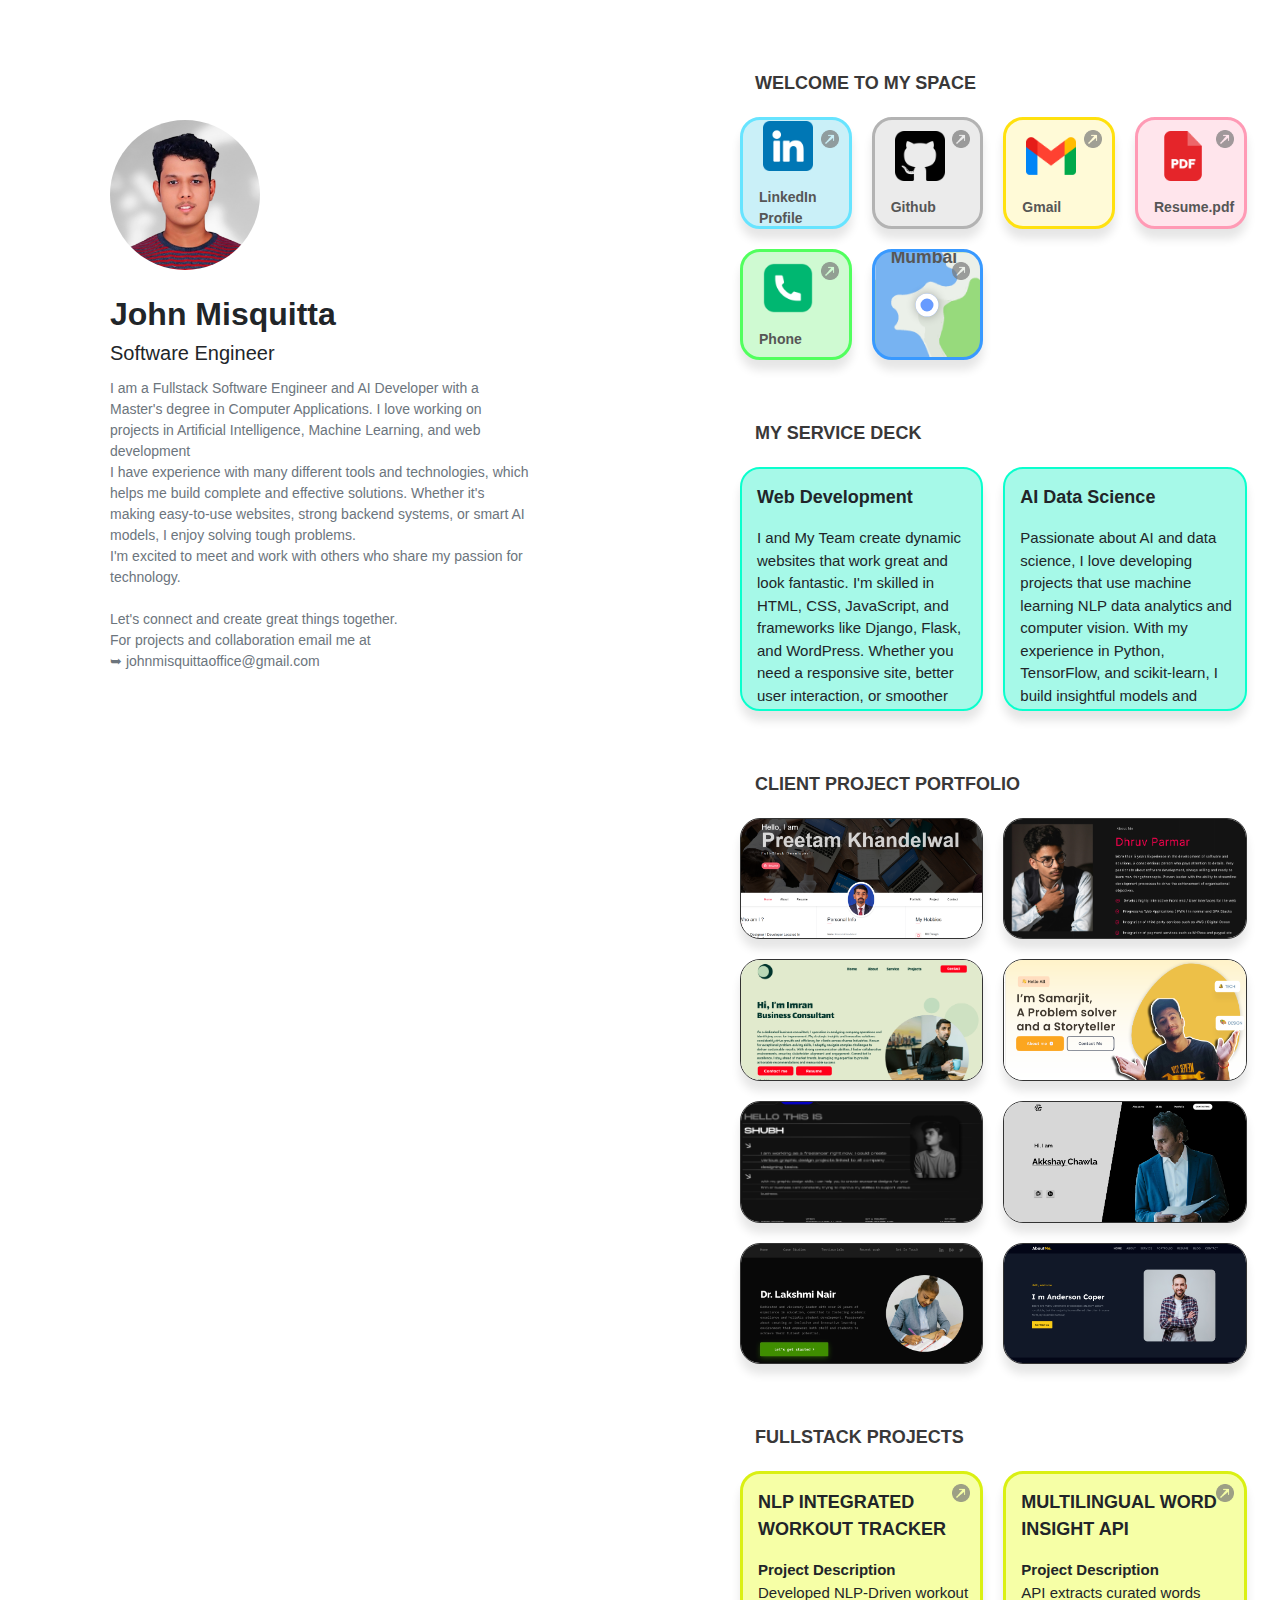
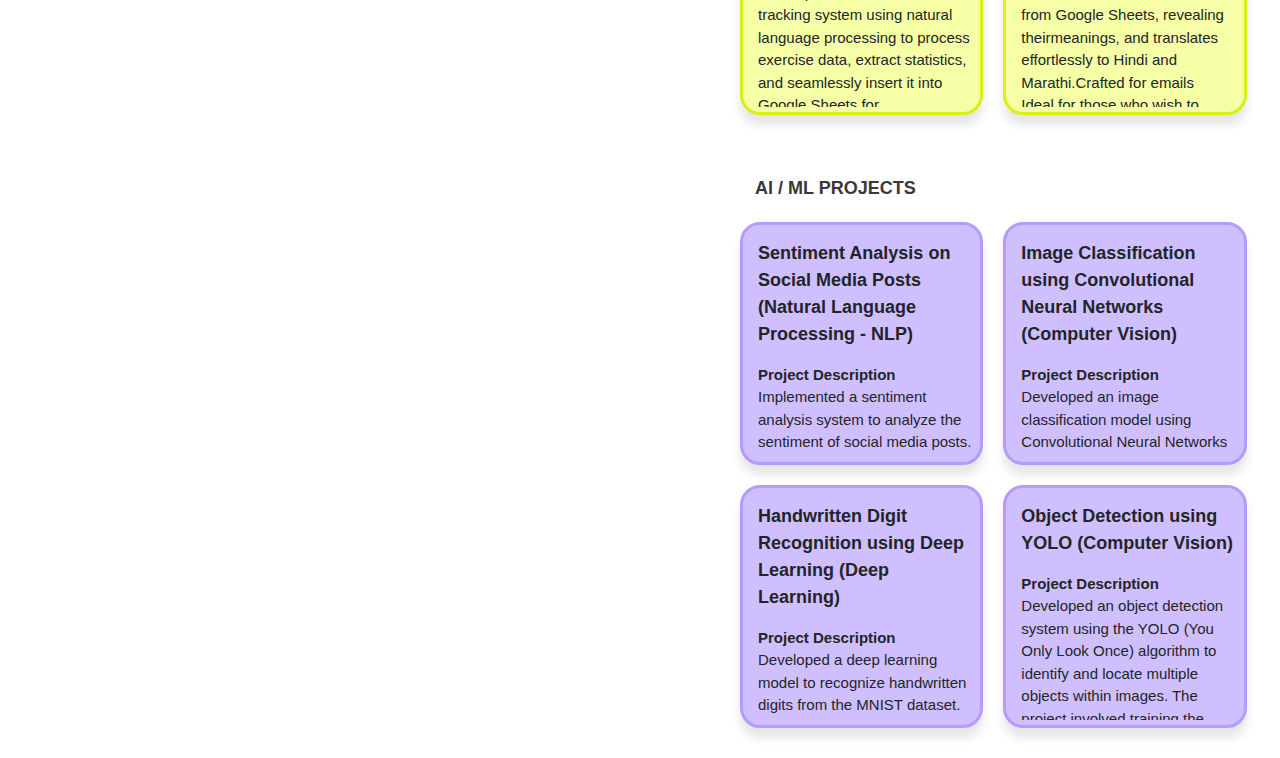
<file: index.html>
<!DOCTYPE html>
<html lang="en">
<head>
    <meta charset="UTF-8">
    <meta name="viewport" content="width=device-width, initial-scale=1.0">
    <title>Combined Layout</title>
    <link rel="stylesheet" href="https://stackpath.bootstrapcdn.com/bootstrap/4.5.2/css/bootstrap.min.css">
    <style>
    body {
           /* font-family: Arial, sans-serif; */
           font-family: "Inter", sans-serif;
           font-size: 0.875rem;

           margin: 0;
           background: #ffffff;
       }

       .left-partition {
         position: fixed;
         top: 0;
         left: 0;
         height: 100vh; /* Full height of the viewport */
         width: 100vh; /* Adjust width as necessary */
         /* margin-left: 10px; */
         padding: 120px 0px 0px 110px;
         background-color: #ffffff;
         display: flex;
         flex-direction: column;
         /* align-items: center; */
         /* justify-content: center; */
         /* text-align: center; */
     }

       /* .left-partition {
    position: fixed;
    top: 0;
    width: 100%;
    height: auto;
    background-color: #f8f9fa;
    display: flex;
    flex-direction: column;
    align-items: center;
    justify-content: center;
    text-align: center;
    padding: 20px;
    z-index: 1000;
} */

       .right-partition {
         margin-left: 620px;
           height: 100%;
           padding: 20px;
           padding-right: 110px;
           padding-left: 110px;
           background-color: #ffffff;
       }

       .profile-photo {
           width: 150px;
           height: 150px;
           border-radius: 50%;
           object-fit: cover;
           margin-bottom: 20px;
       }

       .name {
           font-weight: bold;
           font-size: 2rem;
       }

       .designation {
           font-size: 1.25rem;
           margin-bottom: 10px;
       }

       .description {
           font-size: 0.875rem;
           color: #6c757d;
       }

       .wrapper_1 {
           display: grid;
           grid-template-columns: repeat(4, 1fr);
           grid-template-rows: repeat(1, 1fr);

           grid-gap: 20px;
           padding: 10px;
       }
       .wrapper_1 > * {
            aspect-ratio: 1 / 1;
            background-color: lightblue;
            display: flex;
            /* align-items: center; */
            justify-content: center;
        }

        .wrapper_2 {
            display: grid;
            grid-template-columns: repeat(4, 1fr);
            grid-template-rows: repeat(2, 1fr);

            grid-gap: 20px;
            padding: 10px;
        }
        .wrapper_2 > * {
             aspect-ratio: 2 / 2;
             background-color: lightblue;
             display: flex;
             /* align-items: center; */
             justify-content: center;
         }


         .wrapper_3 {
             display: grid;
             grid-template-columns: repeat(4, 1fr);
             grid-template-rows: repeat(1, 1fr);

             grid-gap: 20px;
             padding: 10px;
         }
         .wrapper_3 > * {
              aspect-ratio: 2 / 1;
              background-color: lightblue;
              display: flex;
              /* align-items: center; */
              justify-content: center;
          }

       .container {
           background-color: #fff;
           border: 2px solid #333;
           border-radius: 20px;
           box-shadow: 0 10px 10px rgba(0, 0, 0, 0.1);
           overflow: hidden;
           display: flex;
           flex-direction: column;
       }
       .container_1 {
          background-color: #fff;
          border: 2px solid #333;
          border-radius: 20px;
          box-shadow: 0 10px 10px rgba(0, 0, 0, 0.1);
          overflow: hidden;
          display: flex;
          flex-direction: column;
          /* align-items: flex-start; */
          padding: 20px;
      }

      .container_1 img {
          margin-top: 20px;
          margin-left: 20px;
      }
      .container_4 {
            position: relative;
            background-color: #ebebeb;
            cursor: pointer;
            width: 300px; /* Adjust the width as needed */
            height: 200px; /* Adjust the height as needed */
            margin: 50px;
            border-radius: 10px; /* Optional: adds rounded corners */
            text-align: center; /* Optional: centers text horizontally */
            display: flex;
            flex-direction: column;
            align-items: center;
            justify-content: center;
            z-index: 0;

        }

        .container_4 img {
          position: absolute;
   top: -50px; /* Adjust the value to move the image up or down */
   left: 50%;
   transform: translateX(-50%);
   width: 100px; /* Adjust the width as needed */
   height: 100px; /* Maintain aspect ratio */
   border-radius: 50%; /* Makes the image circular */
   border: 3px solid white; /* Adds a white border around the image */
   z-index: 1;

        }


      /* .container_1 p {
          margin-top: 20px;
          margin-left: 20px;
      } */

       .content {
           flex-grow: 1;
           overflow-y: auto;
           padding: 10px;
           font-size: 0.875rem
           color: #000;
       }

       .scrollable {
           overflow-y: auto;
           padding-right: 0; /* Adjusted from 15px */
           box-sizing: content-box;
       }

       .scrollable::-webkit-scrollbar {
           width: 0px;
       }

       .scrollable::-webkit-scrollbar-track {
           background: #f1f1f1;
       }

       .scrollable::-webkit-scrollbar-thumb {
           background-color: #888;
           border-radius: 4px;
       }

       .scrollable::-webkit-scrollbar-thumb:hover {
           background: #555;
       }

       .project {

           text-align: center;
           justify-content: center;

           padding: 10px;
           border-top: 2px solid #333;
       }

       .project h3 {
           font-size: 0.875rem;
           color: #000;
           margin: 0;
       }

       .button-container {
           display: flex;
           justify-content: space-around;
           margin-top: 20px;
       }

       .button {
           display: inline-block;
           padding: 10px 20px;
           margin: 10px;
           border: none;
           border-radius: 5px;
           background-color: #4CAF50;
           color: white;
           font-size: 16px;
           cursor: pointer;
           text-decoration: none;
       }

       .grid-item {
           border: 1px solid #333;
           border-radius: 20px;
           box-shadow: 0 10px 10px rgba(0, 0, 0, 0.1);
           overflow: hidden;
           background: #fff;
           display: flex;
           flex-direction: column;
           padding: 0;
           position: relative;
       }

       .grid-item-1x1 {
           grid-column: span 1;
           grid-row: span 1;
           /* padding-top: calc(100% / 1); */
       }

       .grid-item-1x2 {
           grid-column: span 1;
           grid-row: span 2;
           padding-top: calc(100% / 2);
       }

       .grid-item-2x1 {
           grid-column: span 2;
           grid-row: span 1;
           padding-top: calc(100% / 2);
       }

       .grid-item-2x2 {
           grid-column: span 2;
           grid-row: span 2;
           /* padding-top: calc(100% / 2); */
       }

       .container .content {
           flex-grow: 1;
           overflow-y: auto;
       }
       .relative {
  position: relative;
}

.flex {
  display: flex;
}

.h-full {
  height: 100%;
}

.w-full {
  width: 100%;
}

.items-center {
  align-items: center;
}

.justify-center {
  justify-content: center;
}

.rounded-full {
  border-radius: 50%;
}

.bg-white {
  background-color: white;
}

.styles_marker__Mzm27 {
  // Add additional styles if needed
}

.absolute {
  position: absolute;
}

.inset-[3px] {
  top: 3px;
  right: 3px;
  bottom: 3px;
  left: 3px;
}

.inset-[5px] {
  top: 5px;
  right: 5px;
  bottom: 5px;
  left: 5px;
}

.bg-[#679BFF] {
  background-color: #679bff;
}

.styles_marker-border__fxi6v {
  // Add additional styles if needed
}
@keyframes example-animation {
  0% {
    transform: scale(1);
  }
  50% {
    transform: scale(1.1);
  }
  100% {
    transform: scale(1);
  }
}

.relative.flex.h-full.w-full.items-center.justify-center.rounded-full.bg-white.styles_marker__Mzm27 {
  animation: example-animation 2s infinite; /* Example animation */
}


.blue-circle {
  position: absolute;
  top: 50%;
  left: 50%;
  transform: translate(-50%, -50%);
  width: 23px;
  height: 23px;
  border-radius: 50%;
  background-color: rgb(103 155 255 );
}

.white-border {
  position: absolute;
  top: 50%;
  left: 50%;
  transform: translate(-50%, -50%);
  width: 23px;
  height: 23px;
  border-radius: 50%;
  border: 5px solid white;
  box-shadow: 0 0 10px rgba(0, 0, 0, 0.3); /* Shadow for animated circle */

}

.animated-circle {
  position: absolute;
  top: 50%;
  left: 50%;
  transform: translate(-50%, -50%);
  width: 0;
  height: 0;
  border-radius: 50%;
  background-color: rgb(103 155 255 );

  animation: expand 2s ease-in-out infinite;
  opacity: 1; /* Initial opacity set to 0 */

}

@keyframes expand {
  from {
    width: 0;
    height: 0;
    opacity: 1;

  }
  to {
    width: 50px;
    height: 50px;
    opacity: 0.5;

  }
}
   </style>
</head>
<body>
    <div class="container-fluid">
        <div class="row">
            <div class="col-12 col-md-5 left-partition">
                <img src="./profile_pic.png" alt="Profile Photo" class="profile-photo">
                <div class="name">John Misquitta</div>
                <div class="designation">Software Engineer</div>
                <div class="description">I am a Fullstack Software Engineer and AI Developer with a Master's degree in Computer Applications. I love working on projects in Artificial Intelligence, Machine Learning, and web development<br>I have experience with many different tools and technologies, which helps me build complete and effective solutions. Whether it's making easy-to-use websites, strong backend systems, or smart AI models, I enjoy solving tough problems.<br>I'm excited to meet and work with others who share my passion for technology. <br><br>Let's connect and create great things together.</div>
                <div class="description">For projects and collaboration email me at</div>
                <div class="description">➥ johnmisquittaoffice@gmail.com</div>
            </div>
            <div class="col-12 col-md-7 right-partition">

              <p style="font-size: 18px; font-family: sans-serif ; margin-bottom:10px;margin-left:25px;margin-top:50px ; color:#393838"><b>WELCOME TO MY SPACE</b></p>


                <div class="wrapper_1">
                  <div class="container_1 grid-item grid-item-1x1" style="background-color:#caf0f8;border: 3px solid #67e4ff; cursor: pointer;" onclick="window.location.href='https://www.linkedin.com/in/john-misquitta/'">
                    <img src="./linkedin.png" alt="Profile Photo" height="50px" width="50px">
                    <img src="./share_page.png" height="18px" width="18px" style="position: absolute; top: 0; right: 0; margin: 10px; opacity: 0.7;">

                    <p style="margin: 1rem; color:#565656"><b>LinkedIn Profile</b></p>
                  </div>



                  <div class="container_1 grid-item grid-item-1x1" style="background-color:#ebebeb;border: 3px solid #b3b3b3; cursor: pointer;" onclick="window.location.href='https://github.com/johnmisquitta'">
                        <img src="./github.png" alt="Profile Photo" height="50px" width="50px">
                        <img src="./share_page.png" height="18px" width="18px" style="position: absolute; top: 0; right: 0; margin: 10px; opacity: 0.7;">

                        <p style="margin: 1rem; color:#565656 "><b>Github</b></p>
                      </div>
                    <div class="container_1 grid-item grid-item-1x1" style="background-color:#FFFAD7;border: 3px solid #ffe10f; cursor: pointer;" onclick="window.location.href='mailto://johnmisquittaoffice@gmail.com'">
                      <img src="./gmail.png" alt="Profile Photo" height="50px" width="50px">
                      <img src="./share_page.png" height="18px" width="18px" style="position: absolute; top: 0; right: 0; margin: 10px; opacity: 0.7;">

                      <p style="margin: 1rem; color:#565656 "><b>Gmail</b></p>
                    </div>
                    <div class="container_1 grid-item grid-item-1x1" style="background-color:#ffe5ec;border: 3px solid #ff9ab5;cursor: pointer;" onclick="window.location.href='https://drive.google.com/file/d/1eANaRMR5UUQXYG85d9rBbMVDvBPsf0RM/view?usp=sharing'">
                        <img src="./pdf.png" alt="Profile Photo" height="50px" width="50px">
                        <img src="./share_page.png" height="18px" width="18px" style="position: absolute; top: 0; right: 0; margin: 10px; opacity: 0.7;">

                        <p style="margin: 1rem; color:#565656 "><b>Resume.pdf</b></p>
                      </div>
                  </div>




                  <div class="wrapper_1">
                    <div class="container_1 grid-item grid-item-1x1" style="background-color:#cffad2;border: 3px solid #51ff5e; cursor: pointer;" onclick="window.location.href='tel:+919820606859'">
                      <img src="./mobile.png" alt="Profile Photo" height="50px" width="50px">
                      <img src="./share_page.png" height="18px" width="18px" style="position: absolute; top: 0; right: 0; margin: 10px; opacity: 0.7;">

                      <p style="margin: 1rem; color:#565656"><b>Phone</b></p>
                    </div>

                    <div class="container_1 grid-item grid-item-1x1" style="background-color:#ebebeb;border: 3px solid #3899ff;  cursor: pointer; background-image: url('./map.png'); background-size: cover; background-position: center;" onclick="window.location.href='https://www.google.com/maps/place/%E0%A4%AE%E0%A5%81%E0%A4%AE%E0%A5%8D%E0%A4%AC%E0%A4%88,+%E0%A4%AE%E0%A4%B9%E0%A4%BE%E0%A4%B0%E0%A4%BE%E0%A4%B7%E0%A5%8D%E0%A4%9F%E0%A5%8D%E0%A4%B0/@19.082502,72.7163721,11z/data=!3m1!4b1!4m6!3m5!1s0x3be7c6306644edc1:0x5da4ed8f8d648c69!8m2!3d19.0759837!4d72.8776559!16zL20vMDR2bXA?entry=ttu'">
                      <div class="animated-circle"></div>

                      <div class="blue-circle"></div>
                      <div class="white-border"></div>
                        <p style="margin: 1rem; color: #565656;margin-bottom: 110px; font-size: 1.1rem" ><b>Mumbai</b></p>
                        <img src="./share_page.png" height="18px" width="18px" style="position: absolute; top: 0; right: 0; margin: 10px; opacity: 0.7;">

                    </div>


                    </div>
                    <p style="font-size: 18px; font-family: sans-serif ; margin-bottom:10px;margin-left:25px;margin-top:50px ; color:#393838"><b>MY SERVICE DECK</b></p>

                  <div class="wrapper_2">
                    <div class="container_1 grid-item grid-item-2x2" style="padding:5px; background:#a6f9e8 ;border: 2px solid #09ffcd">
                      <!-- <div class="header"> -->

                      <!-- </div> -->
                      <div class='content scrollable'>
                        <p style="font-size: 18px"><b>Web Development</b></p>
                          <p style="font-size: 15px">I and My Team create dynamic websites that work great and look fantastic. I'm skilled in HTML, CSS, JavaScript, and frameworks like Django, Flask, and WordPress. Whether you need a responsive site, better user interaction, or smoother backend operations, I can bring your ideas to life. Let's work together to build something amazing online!</p>

                      </div>
                      </div>
                      <div class="container_1 grid-item grid-item-2x2" style="padding:5px; background:#a6f9e8 ;border: 2px solid #09ffcd">
                        <!-- <div class="header"> -->

                        <!-- </div> -->
                        <div class='content scrollable'>
                          <p style="font-size: 18px"><b>AI Data Science</b></p>
                            <p style="font-size: 15px">Passionate about AI and data science, I love developing projects that use machine learning NLP data analytics and computer vision. With my experience in Python, TensorFlow, and scikit-learn, I build insightful models and solutions that solve real world problems Let's collaborate to turn your data into actionable insights and achieve your goals efficiently.</p>

                        </div>
                        </div>

                    </div>
                    <p style="font-size: 18px; font-family: sans-serif ; margin-bottom:10px;margin-left:25px;margin-top:50px ; color:#393838"><b>CLIENT PROJECT PORTFOLIO</b></p>

                    <div class="wrapper_3">
                      <div class="container_3 grid-item grid-item-2x1" style="padding:0px">
                        <img src="./web_projects/project (11).png" style="width: 100%; height: 100%; object-fit: cover;">
                        </div>
                        <div class="container_3 grid-item grid-item-2x1" style="padding:0px">
                          <img src="./web_projects/project (3).png" style="width: 100%; height: 100%; object-fit: cover;">
                          </div>

                      </div>
                      <div class="wrapper_3">
                        <div class="container_3 grid-item grid-item-2x1" style="padding:0px">
                          <img src="./web_projects/project (9).png" style="width: 100%; height: 100%; object-fit: cover;">
                          </div>
                          <div class="container_3 grid-item grid-item-2x1" style="padding:0px">
                            <img src="./web_projects/project (4).png" style="width: 100%; height: 100%; object-fit: cover;">
                            </div>

                        </div>
                        <div class="wrapper_3">
                          <div class="container_3 grid-item grid-item-2x1" style="padding:0px">
                            <img src="./web_projects/project (10).png" style="width: 100%; height: 100%; object-fit: cover;">
                            </div>
                            <div class="container_3 grid-item grid-item-2x1" style="padding:0px">
                              <img src="./web_projects/project (6).png" style="width: 100%; height: 100%; object-fit: cover;">
                              </div>

                          </div>
                          <div class="wrapper_3">
                            <div class="container_3 grid-item grid-item-2x1" style="padding:0px">
                              <img src="./web_projects/project (8).png" style="width: 100%; height: 100%; object-fit: cover;">
                              </div>
                              <div class="container_3 grid-item grid-item-2x1" style="padding:0px">
                                <img src="./web_projects/project (1).png" style="width: 100%; height: 100%; object-fit: cover;">
                                </div>

                            </div>





                            <p style="font-size: 18px; font-family: sans-serif ; margin-bottom:10px;margin-left:25px;margin-top:50px ; color:#393838"><b>FULLSTACK PROJECTS</b></p>

                            <div class="wrapper_2">

                              <div class="container_1 grid-item grid-item-2x2" style="padding:5px; background:#F6FFA6 ;border: 3px solid #daf013" onclick="window.location.href='https://github.com/johnmisquitta/NLP_Integrated_health_tracker'">
                                <!-- <div class="header"> -->

                                <img src="./share_page.png" height="18px" width="18px" style="position: absolute; top: 0; right: 0; margin: 10px; opacity: 0.7;">

                                <!-- </div> -->
                                <div class='content scrollable'>

                                  <p style="font-size: 18px"><b>NLP INTEGRATED WORKOUT TRACKER</b></p>
                                    <p style="font-size: 15px"><b>Project Description</b><br>Developed NLP-Driven workout tracking system using natural language processing to process exercise data, extract statistics, and seamlessly insert it into Google Sheets for comprehensive fitness analysis.Tech Stack - Python ,Nutritionx Api,Google Sheet Api ,Replit Terminal,Pixe.la</p>


                                </div>
                                </div>
                                <div class="container_1 grid-item grid-item-2x2" style="padding:5px; background:#F6FFA6 ;border: 3px solid #daf013" onclick="window.location.href='https://github.com/johnmisquitta/Multilingual_Dictionary_API'">
                                  <!-- <div class="header"> -->
                                  <img src="./share_page.png" height="18px" width="18px" style="position: absolute; top: 0; right: 0; margin: 10px; opacity: 0.7;">

                                  <!-- </div> -->
                                  <div class='content'>
                                    <p style="font-size: 18px"><b>MULTILINGUAL WORD INSIGHT API</b></p>
                                      <p style="font-size: 15px"><b>Project Description</b><br>API extracts curated words from Google Sheets, revealing theirmeanings, and translates effortlessly to Hindi and Marathi.Crafted for emails Ideal for those who wish to improve vocabulary.Tech Stack - Python ,Flask ,Google Sheet Api ,Render</p>

                                  </div>
                                  </div>

                              </div>

                              <p style="font-size: 18px; font-family: sans-serif ; margin-bottom:10px;margin-left:25px;margin-top:50px ; color:#393838"><b>AI / ML PROJECTS</b></p>

                            <div class="wrapper_2">
                              <div class="container_1 grid-item grid-item-2x2" style="padding:5px; background:#D0BFFF ;border: 3px solid #b59bff">
                                <!-- <div class="header"> -->
                                <!-- <img src="./share_page.png" height="18px" width="18px" style="position: absolute; top: 0; right: 0; margin: 10px; opacity: 0.7;"> -->


                                <!-- </div> -->
                                <div class='content scrollable'>
                                  <p style="font-size: 18px"><b>Sentiment Analysis on Social Media Posts (Natural Language Processing - NLP)</b></p>
                                    <p style="font-size: 15px"><b>Project Description</b><br>Implemented a sentiment analysis system to analyze the sentiment of social media posts. The project utilized Natural Language Processing (NLP) techniques to preprocess text data and employed a machine learning model to classify posts as positive, negative, or neutral. The model was trained on a dataset of labeled social media posts and achieved good accuracy in sentiment prediction.</p>


                                </div>
                                </div>
                                <div class="container_1 grid-item grid-item-2x2" style="padding:5px; background:#D0BFFF ;border: 3px solid #b59bff">
                                  <!-- <div class="header"> -->
                                  <!-- <img src="./share_page.png" height="18px" width="18px" style="position: absolute; top: 0; right: 0; margin: 10px; opacity: 0.7;"> -->

                                  <!-- </div> -->
                                  <div class='content scrollable'>
                                    <p style="font-size: 18px"><b>Image Classification using Convolutional Neural Networks (Computer Vision)</b></p>
                                      <p style="font-size: 15px"><b>Project Description</b><br>Developed an image classification model using Convolutional Neural Networks (CNNs) to identify different categories of objects. The project involved collecting a dataset of images from various sources, preprocessing the images, and building a CNN model using TensorFlow and Keras. The model was trained and validated to achieve high accuracy in classifying objects such as animals, vehicles, an everyday items.</p>

                                  </div>
                                  </div>

                              </div>



                              <div class="wrapper_2">
                                <div class="container_1 grid-item grid-item-2x2" style="padding:5px; background:#D0BFFF ;border: 3px solid #b59bff">
                                  <!-- <div class="header"> -->
                                  <!-- <img src="./share_page.png" height="18px" width="18px" style="position: absolute; top: 0; right: 0; margin: 10px; opacity: 0.7;"> -->

                                  <!-- </div> -->
                                  <div class='content scrollable'>
                                    <p style="font-size: 18px"><b>Handwritten Digit Recognition using Deep Learning (Deep Learning)</b></p>
                                      <p style="font-size: 15px"><b>Project Description</b><br>Developed a deep learning model to recognize handwritten digits from the MNIST dataset. The project involved building a multi-layer neural network using TensorFlow and Keras, training the model on the MNIST dataset, and achieving high accuracy in digit recognition. Techniques such as dropout and batch normalization were used to improve the model's performance.</p>


                                  </div>
                                  </div>
                                  <div class="container_1 grid-item grid-item-2x2" style="padding:5px; background-color:#D0BFFF ;border: 3px solid #b59bff">
                                    <!-- <div class="header"> -->
                                    <!-- <img src="./share_page.png" height="18px" width="18px" style="position: absolute; top: 0; right: 0; margin: 10px; opacity: 0.7;"> -->

                                    <!-- </div> -->
                                    <div class='content scrollable'>
                                      <p style="font-size: 18px"><b>Object Detection using YOLO (Computer Vision)</b></p>
                                        <p style="font-size: 15px"><b>Project Description</b><br>Developed an object detection system using the YOLO (You Only Look Once) algorithm to identify and locate multiple objects within images. The project involved training the YOLO model on a custom dataset, fine-tuning the model for higher accuracy, and deploying the system for real-time object detection applications.</p>

                                    </div>
                                    </div>

                                </div>



                      </div>
                  </div>
              </div>
          </div>
      </div>

      <script src="https://code.jquery.com/jquery-3.5.1.slim.min.js"></script>
      <script src="https://cdn.jsdelivr.net/npm/@popperjs/core@2.9.2/dist/umd/popper.min.js"></script>
      <script src="https://stackpath.bootstrapcdn.com/bootstrap/4.5.2/js/bootstrap.min.js"></script>
  </body>
  </html>
</file>
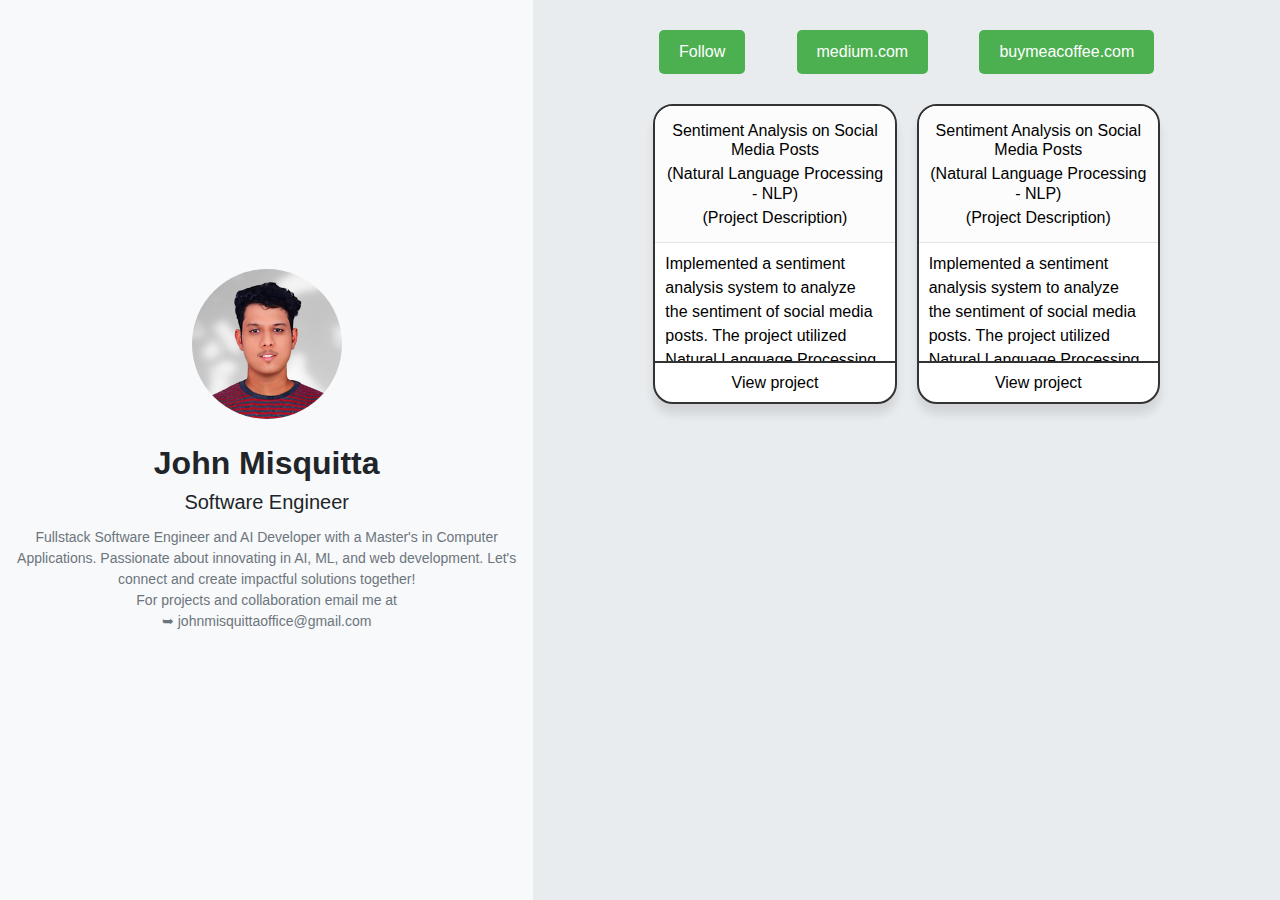
<file: index1.html>
<!DOCTYPE html>
<html lang="en">

<head>
    <meta charset="UTF-8">
    <meta name="viewport" content="width=device-width, initial-scale=1.0">
    <title>Two Partition Layout</title>
    <link rel="stylesheet" href="https://stackpath.bootstrapcdn.com/bootstrap/4.5.2/css/bootstrap.min.css">
    <style>
    body {
    font-family: Arial, sans-serif;
    margin: 0;


    background: #fcfcfc;
    height: 100vh;
    overflow: hidden; /* Prevent body scrolling */
}

.left-partition {
    height: 100vh;
    overflow: hidden;
    background-color: #f8f9fa;
    display: flex;
    flex-direction: column;
    align-items: center;
    justify-content: center;
    text-align: center;
}

.right-partition {
    height: 100vh;
    overflow-y: auto; /* Enable scrolling */
    padding: 20px;
    padding-right: 100px;
    padding-left: 100px;
    background-color: #e9ecef;
}

.profile-photo {
    width: 150px;
    height: 150px;
    border-radius: 50%;
    object-fit: cover;
    margin-bottom: 20px;
}

.name {
    font-weight: bold;
    font-size: 2rem;
}

.designation {
    font-size: 1.25rem;
    margin-bottom: 10px;
}

.description {
    font-size: 0.875rem;
    color: #6c757d;
}

.wrapper {


    display: flex;
    grid-template-columns: repeat(4, 1fr);
    grid-gap: 20px;
    padding: 20px;
    /* height: calc(100vh - 40px); /* Adjusted for padding */
    overflow-y: auto; /* Enable scrolling for the wrapper */
}

.container {

    border: 2px solid #333;
    border-radius: 20px;
    box-shadow: 0 10px 10px rgba(0, 0, 0, 0.1);
    overflow: hidden;
    width: 300px; /* Fixed width */
    height: 300px; /* Adjusted height to accommodate content */
    background: #fff;
    display: flex;
    padding: 0px;
    flex-direction: column;
}

.header {
    text-align: center;
    padding: 10px;
    background: #fcfcfc;
    box-shadow: 0 1px 0 rgba(0, 0, 0, 0.1);
}

.header h1 {
    font-size: 1em;
    margin: 5px 0;
    color: #000;
}

.content {
    flex-grow: 1;
    overflow-y: auto;
    padding: 10px;
    font-size: 1em;
    color: #000;
}

.scrollable {
    overflow-y: auto;
    height: 100%;
    padding-right: 15px;
    box-sizing: content-box;
}

.scrollable::-webkit-scrollbar {
    width: 0px;
}

.project {
    text-align: center;
    padding: 10px;
    border-top: 2px solid #333;
}

.project h3 {
    font-size: 1em;
    color: #000;
    margin: 0;
}
.button-container {
  display: flex;
  justify-content: space-around;
}

.button {
  display: inline-block;
  padding: 10px 20px;
  margin: 10px; /* optional */
  border: none;
  border-radius: 5px;
  background-color: #4CAF50; /* green */
  color: white;
  font-size: 16px;
  cursor: pointer;
  text-decoration: none; /* remove underline from links */
}
        /* Include the revised CSS here */
    </style>
</head>

<body>
    <div class="container-fluid">
        <div class="row">
            <div class="col-12 col-md-5 left-partition">
                <img src="./profile_pic.png" alt="Profile Photo" class="profile-photo">
                <div class="name">John Misquitta</div>
                <div class="designation">Software Engineer</div>
                <div class="description">Fullstack Software Engineer and AI Developer with a Master's in Computer Applications. Passionate about innovating in AI, ML, and web development. Let's connect and create impactful solutions together!</div>
                <div class="description">For projects and collaboration email me at</div>
                <div class="description">➥ johnmisquittaoffice@gmail.com</div>
            </div>
            <div class="col-12 col-md-7 right-partition">
              <div class="button-container">
                <button class="button">Follow</button>
                <a class="button" href="https://medium.com">medium.com</a>
                <a class="button" href="https://www.buymeacoffee.com">buymeacoffee.com</a>
              </div>
                <div class="wrapper">
                    <div class="container">
                        <div class="header">
                            <h1>Sentiment Analysis on Social Media Posts</h1>
                            <h1>(Natural Language Processing - NLP)</h1>
                            <h1>(Project Description)</h1>
                        </div>
                        <div class="content scrollable">
                            <p>Implemented a sentiment analysis system to analyze the sentiment of social media posts. The project utilized Natural Language Processing (NLP) techniques to preprocess text data and employed a machine learning model to classify posts as positive, negative, or neutral. The model was trained on a dataset of labeled social media posts and achieved good accuracy in sentiment prediction.</p>
                        </div>
                        <div class="project">
                            <h3>View project</h3>
                        </div>
                    </div>
                    <div class="container">
                        <div class="header">
                            <h1>Sentiment Analysis on Social Media Posts</h1>
                            <h1>(Natural Language Processing - NLP)</h1>
                            <h1>(Project Description)</h1>
                        </div>
                        <div class="content scrollable">
                            <p>Implemented a sentiment analysis system to analyze the sentiment of social media posts. The project utilized Natural Language Processing (NLP) techniques to preprocess text data and employed a machine learning model to classify posts as positive, negative, or neutral. The model was trained on a dataset of labeled social media posts and achieved good accuracy in sentiment prediction.</p>
                        </div>
                        <div class="project">
                            <h3>View project</h3>
                        </div>
                    </div>
                </div>


            </div>
        </div>
    </div>

    <script src="https://code.jquery.com/jquery-3.5.1.slim.min.js"></script>
    <script src="https://cdn.jsdelivr.net/npm/@popperjs/core@2.9.2/dist/umd/popper.min.js"></script>
    <script src="https://stackpath.bootstrapcdn.com/bootstrap/4.5.2/js/bootstrap.min.js"></script>
</body>

</html>
</file>
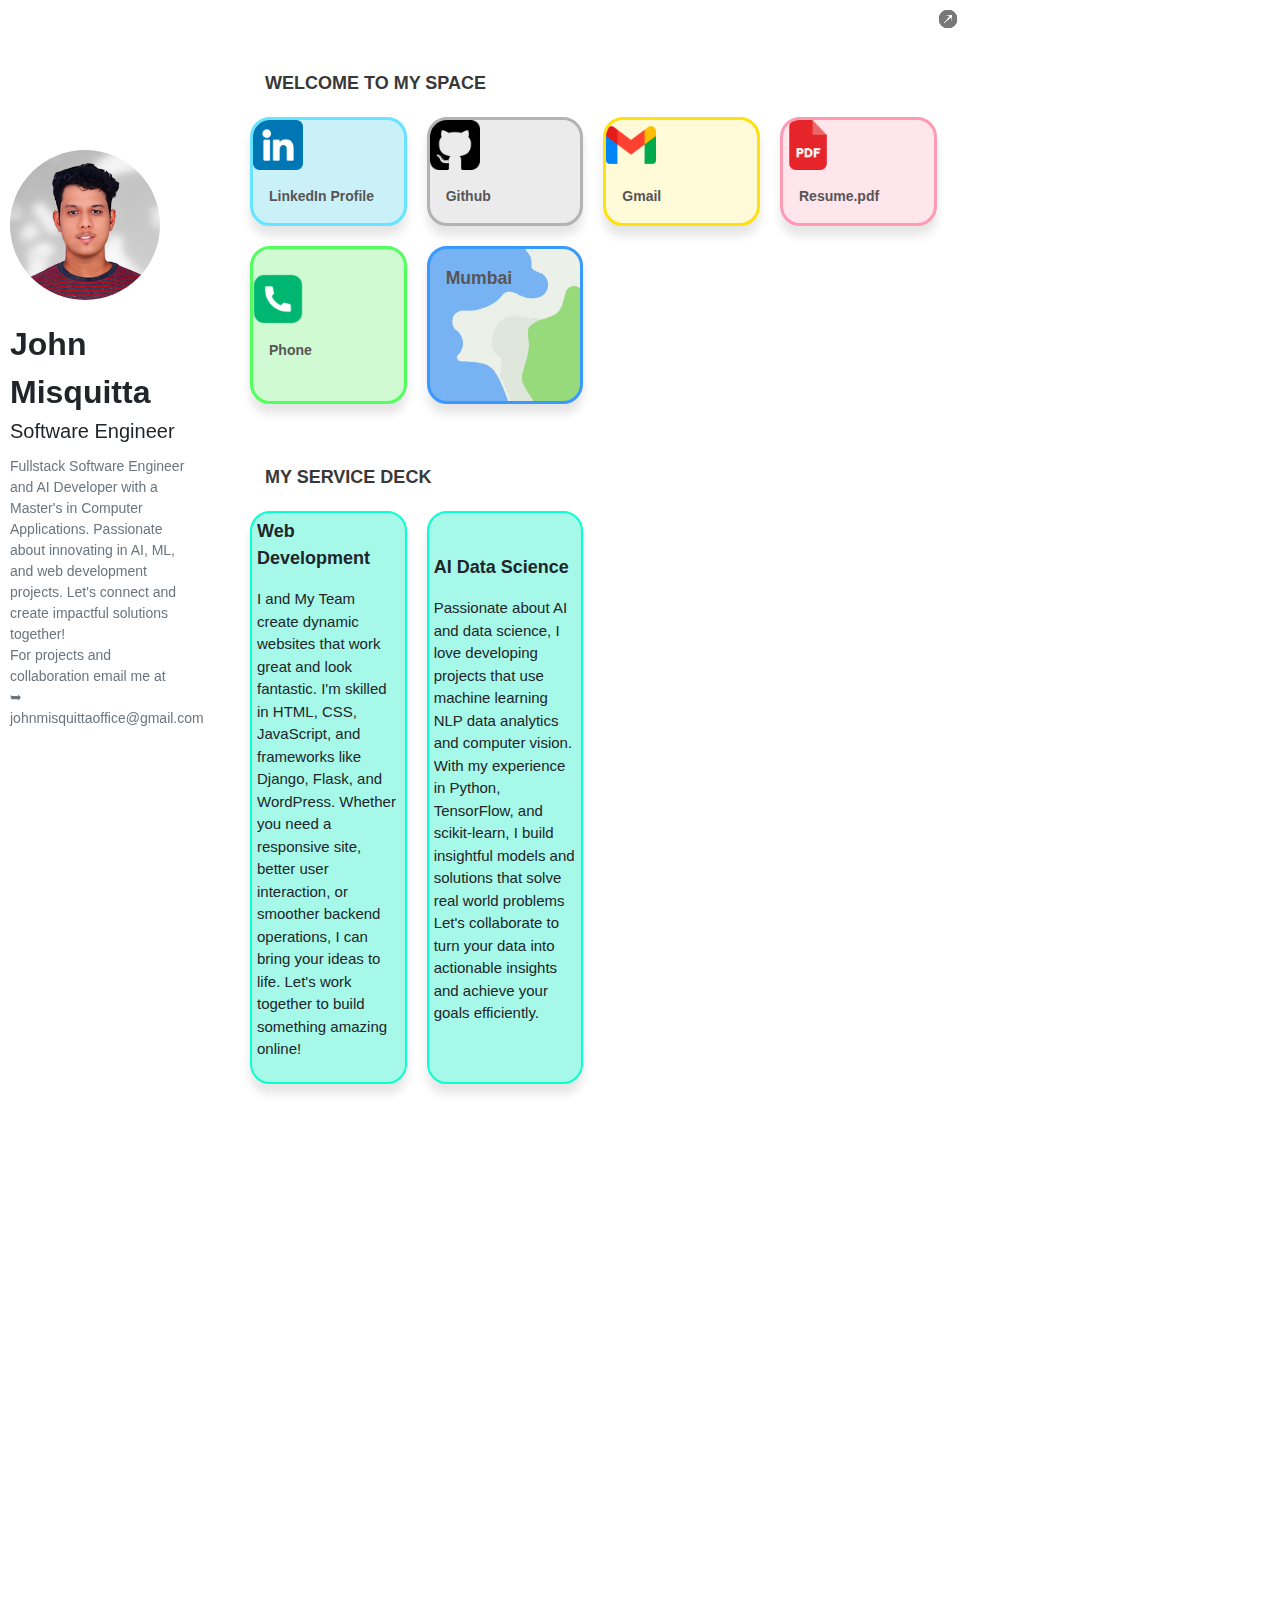
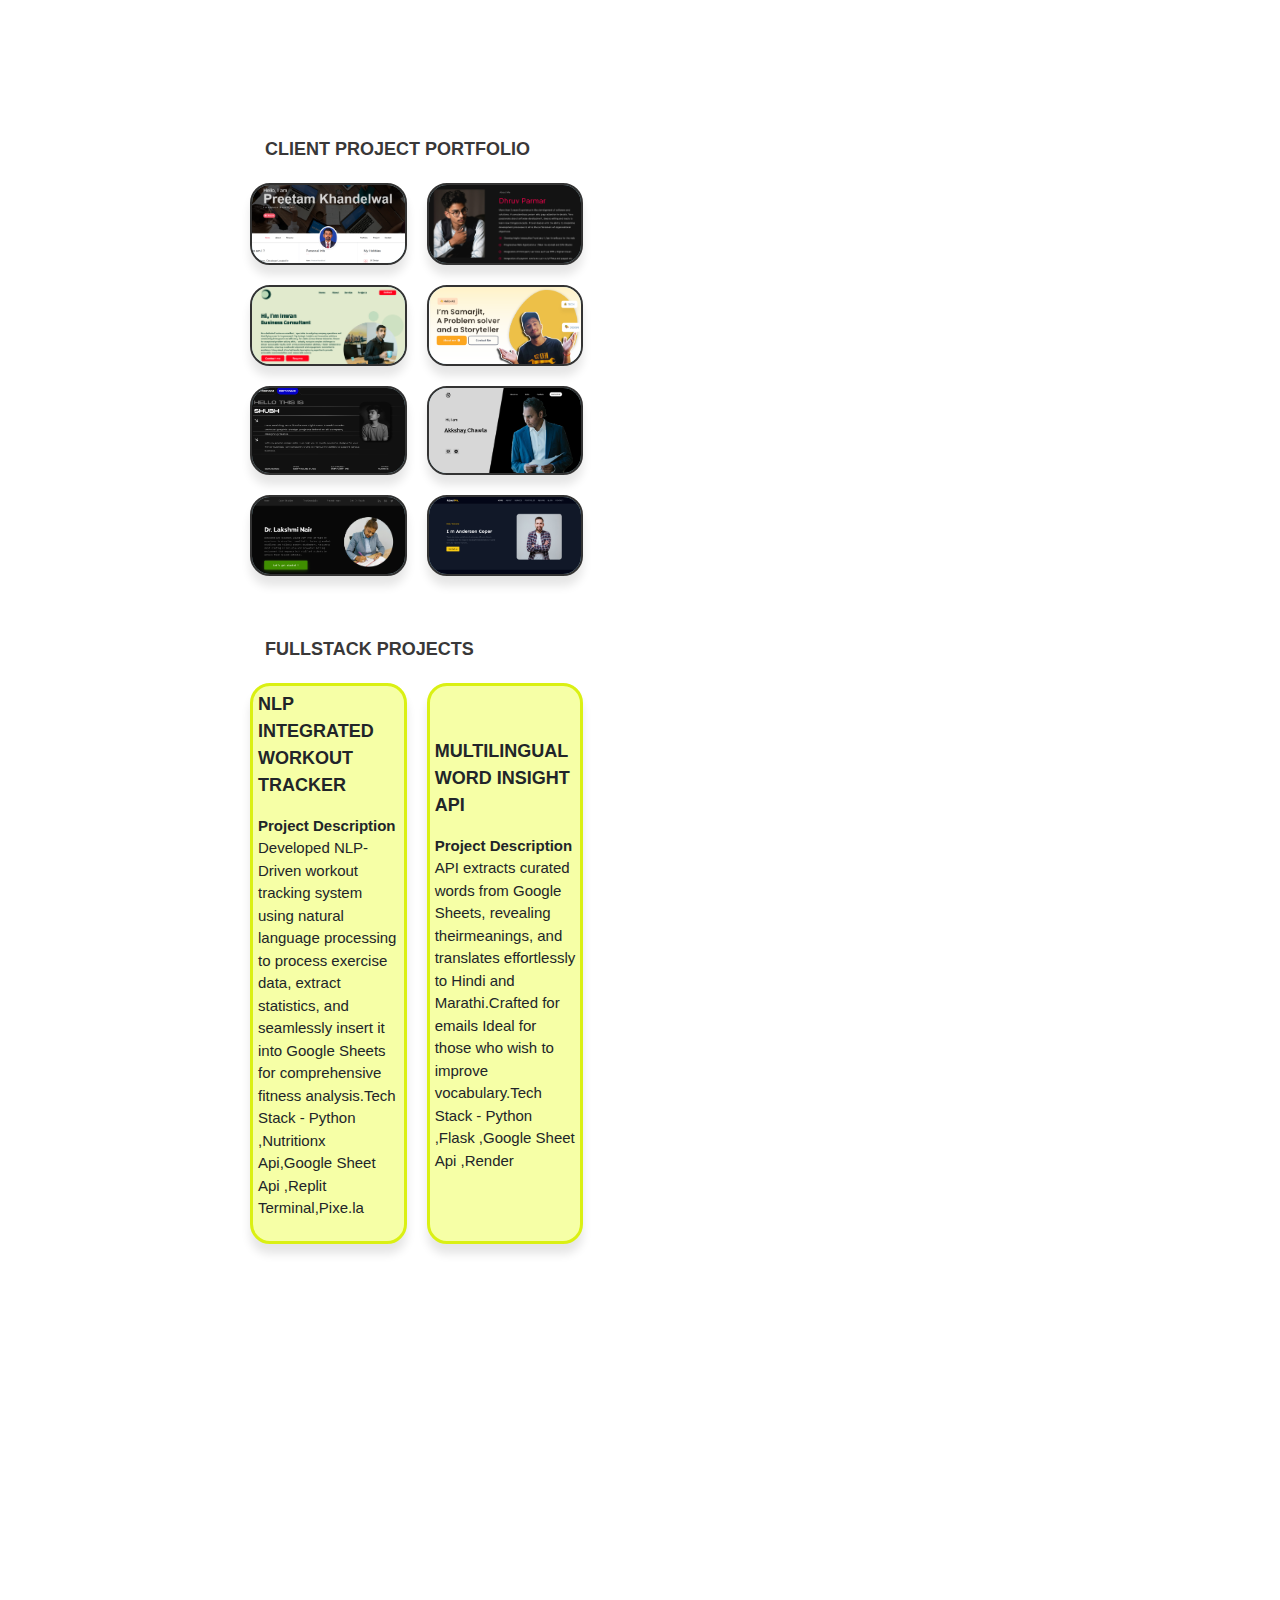
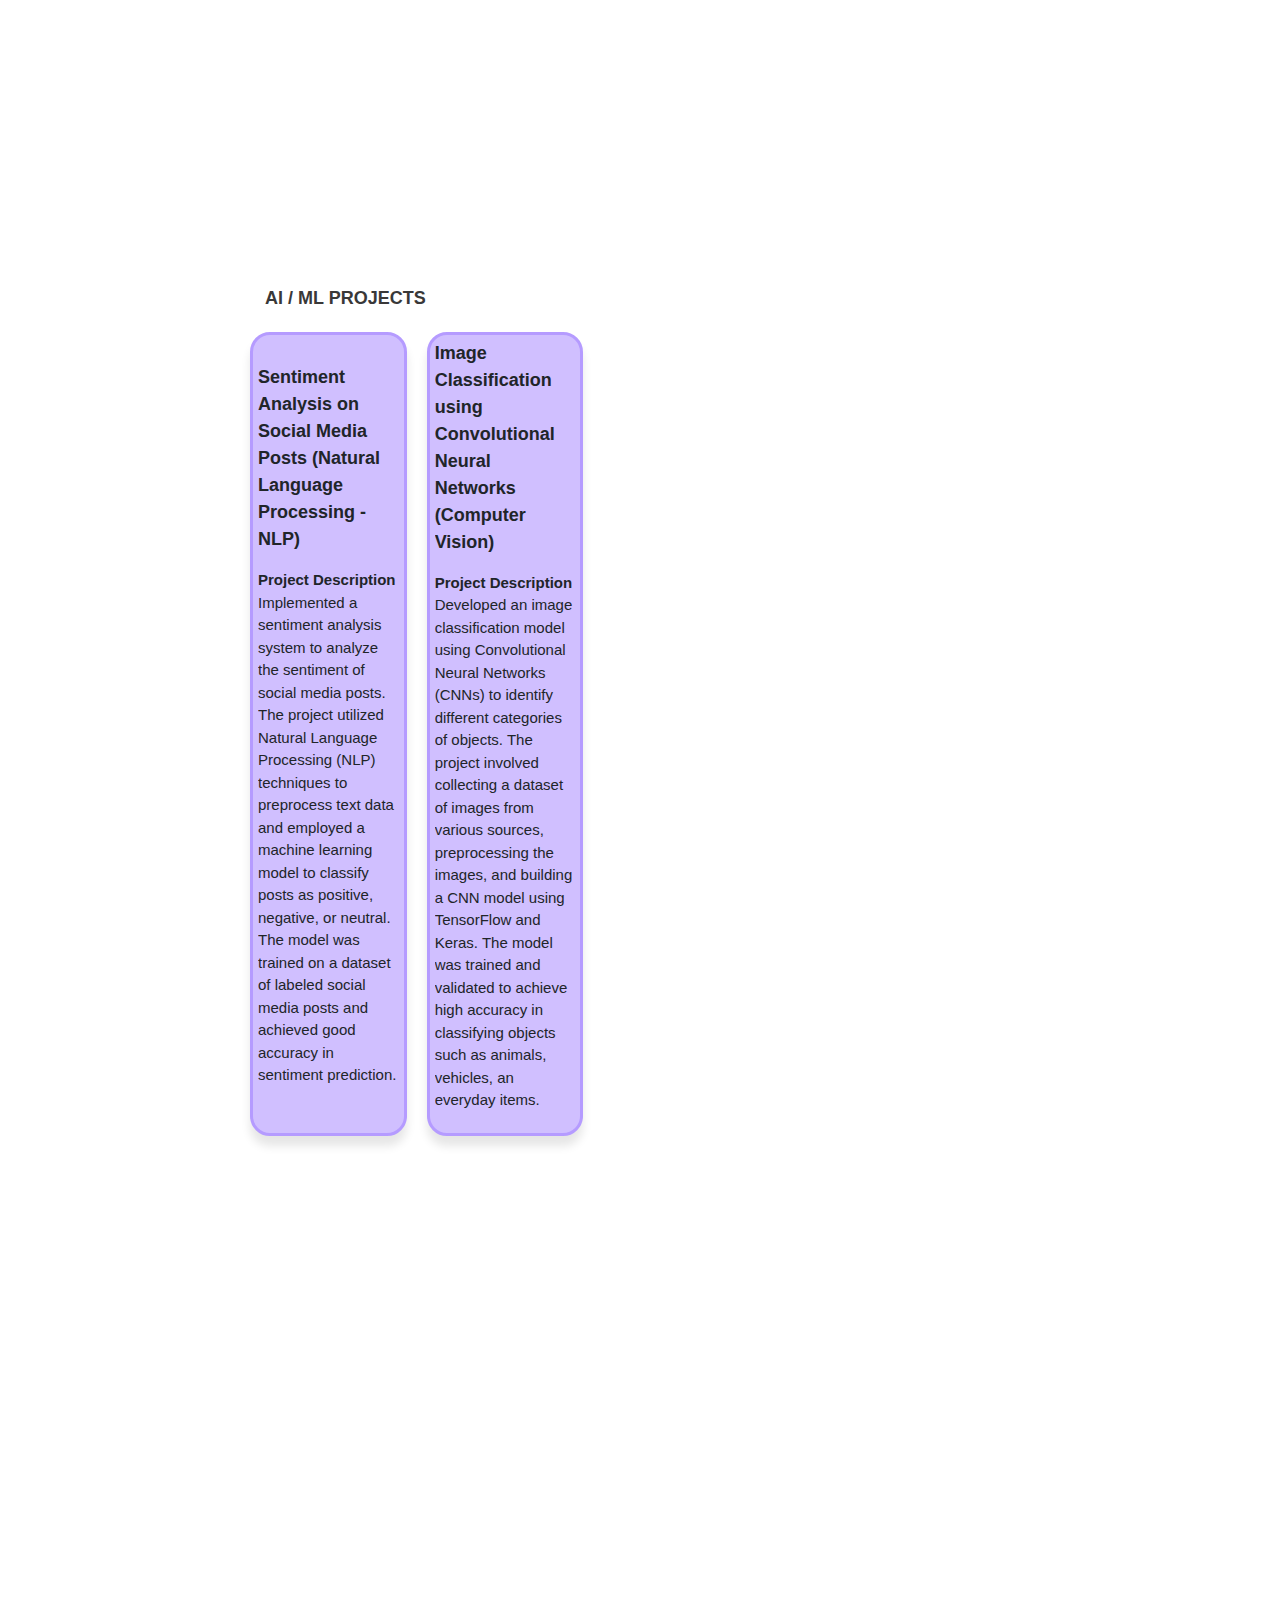
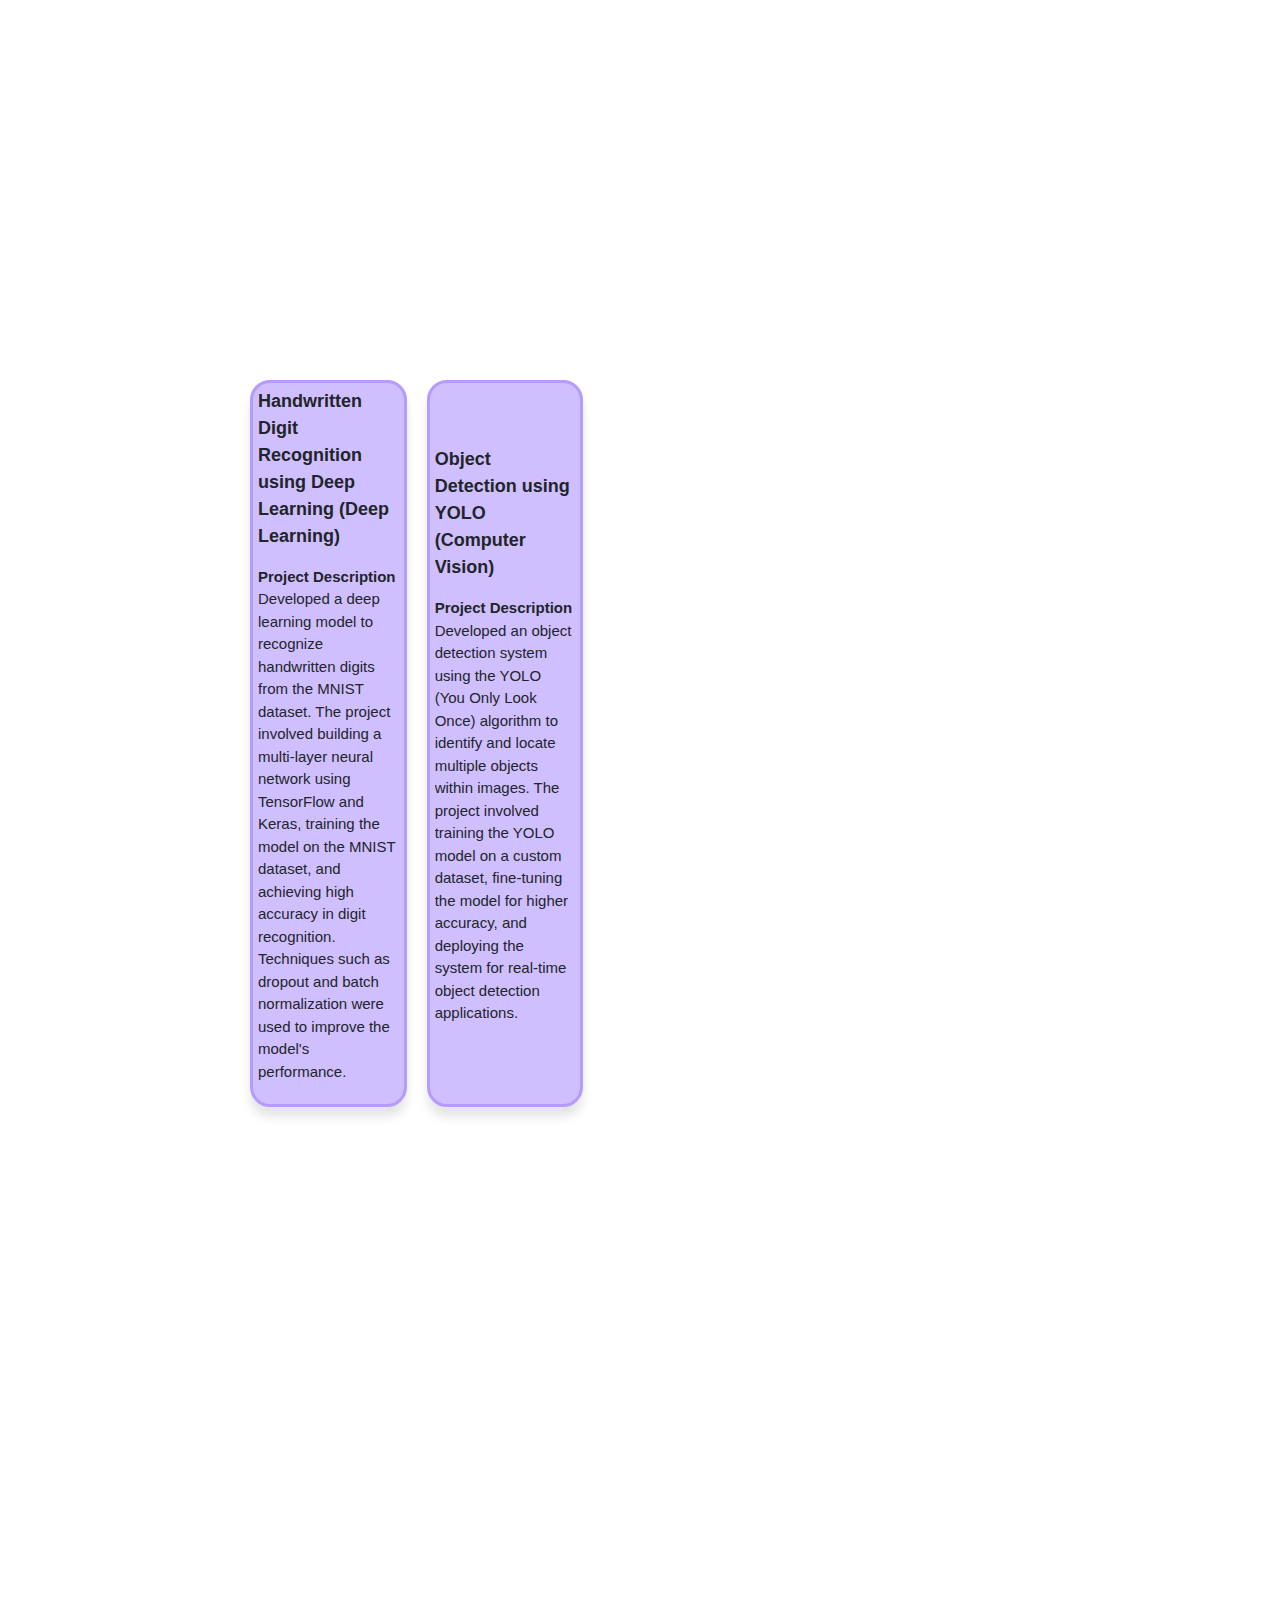
<file: test.html>
<!DOCTYPE html>
<html lang="en">
<head>
    <meta charset="UTF-8">
    <meta name="viewport" content="width=device-width, initial-scale=1.0">
    <title>Combined Layout</title>
    <link rel="stylesheet" href="https://stackpath.bootstrapcdn.com/bootstrap/4.5.2/css/bootstrap.min.css">
    <style>
    body {
        font-family: "Inter", sans-serif;
        font-size: 0.875rem;
        margin: 0;
        background: #ffffff;
    }

    .left-partition {
        position: fixed;
        top: 0;
        left: 0;
        height: 100vh; /* Full height of the viewport */
        width: 200px; /* Adjust width as necessary */
        padding: 150px 10px;
        background-color: #ffffff;
        display: flex;
        flex-direction: column;
    }

    .right-partition {
        margin-left: 220px; /* Adjust margin to accommodate the fixed left partition */
        height: 100%;
        padding: 20px;
        background-color: #ffffff;
        overflow-y: auto;
    }

    .profile-photo {
        width: 150px;
        height: 150px;
        border-radius: 50%;
        object-fit: cover;
        margin-bottom: 20px;
    }

    .name {
        font-weight: bold;
        font-size: 2rem;
    }

    .designation {
        font-size: 1.25rem;
        margin-bottom: 10px;
    }

    .description {
        font-size: 0.875rem;
        color: #6c757d;
    }

    /* Additional CSS for grid layouts, containers, buttons, etc. remains the same */

    .wrapper_1, .wrapper_2, .wrapper_3 {
        display: grid;
        grid-gap: 20px;
        padding: 10px;
    }

    .wrapper_1 {
        grid-template-columns: repeat(4, 1fr);
        grid-template-rows: repeat(1, 1fr);
    }

    .wrapper_2 {
        grid-template-columns: repeat(4, 1fr);
        grid-template-rows: repeat(2, 1fr);
    }

    .wrapper_3 {
        grid-template-columns: repeat(4, 1fr);
        grid-template-rows: repeat(1, 1fr);
    }

    .container_1, .container_3 {
        background-color: #fff;
        border: 2px solid #333;
        border-radius: 20px;
        box-shadow: 0 10px 10px rgba(0, 0, 0, 0.1);
        overflow: hidden;
        display: flex;
        flex-direction: column;
    }

    .grid-item {
        background-color: lightblue;
        display: flex;
        justify-content: center;
    }

    .scrollable {
        overflow-y: auto;
        padding-right: 0; /* Adjusted from 15px */
        box-sizing: content-box;
    }

    .scrollable::-webkit-scrollbar {
        width: 0px;
    }

    /* Add remaining styles for scrollbar, project sections, etc. */
    </style>
</head><body>
    <div class="container-fluid">
        <div class="row">
            <div class="col-12 col-md-5 left-partition">
                <img src="./profile_pic.png" alt="Profile Photo" class="profile-photo">
                <div class="name">John Misquitta</div>
                <div class="designation">Software Engineer</div>
                <div class="description">Fullstack Software Engineer and AI Developer with a Master's in Computer Applications. Passionate about innovating in AI, ML, and web development projects. Let's connect and create impactful solutions together!</div>
                <div class="description">For projects and collaboration email me at</div>
                <div class="description">➥ johnmisquittaoffice@gmail.com</div>
            </div>
            <div class="col-12 col-md-7 right-partition">

              <p style="font-size: 18px; font-family: sans-serif ; margin-bottom:10px;margin-left:25px;margin-top:50px ; color:#393838"><b>WELCOME TO MY SPACE</b></p>


                <div class="wrapper_1">
                  <div class="container_1 grid-item grid-item-1x1" style="background-color:#caf0f8;border: 3px solid #67e4ff; cursor: pointer;" onclick="window.location.href='https://www.linkedin.com/in/john-misquitta/'">
                    <img src="./linkedin.png" alt="Profile Photo" height="50px" width="50px">
                    <img src="./share_page.png" height="18px" width="18px" style="position: absolute; top: 0; right: 0; margin: 10px; opacity: 0.7;">

                    <p style="margin: 1rem; color:#565656"><b>LinkedIn Profile</b></p>
                  </div>



                  <div class="container_1 grid-item grid-item-1x1" style="background-color:#ebebeb;border: 3px solid #b3b3b3; cursor: pointer;" onclick="window.location.href='https://github.com/johnmisquitta'">
                        <img src="./github.png" alt="Profile Photo" height="50px" width="50px">
                        <img src="./share_page.png" height="18px" width="18px" style="position: absolute; top: 0; right: 0; margin: 10px; opacity: 0.7;">

                        <p style="margin: 1rem; color:#565656 "><b>Github</b></p>
                      </div>
                    <div class="container_1 grid-item grid-item-1x1" style="background-color:#FFFAD7;border: 3px solid #ffe10f; cursor: pointer;" onclick="window.location.href='mailto://johnmisquittaoffice@gmail.com'">
                      <img src="./gmail.png" alt="Profile Photo" height="50px" width="50px">
                      <img src="./share_page.png" height="18px" width="18px" style="position: absolute; top: 0; right: 0; margin: 10px; opacity: 0.7;">

                      <p style="margin: 1rem; color:#565656 "><b>Gmail</b></p>
                    </div>
                    <div class="container_1 grid-item grid-item-1x1" style="background-color:#ffe5ec;border: 3px solid #ff9ab5;cursor: pointer;" onclick="window.location.href='https://drive.google.com/file/d/15Z7tRSJlzMs3M3FtJE9PY7M3WsJ_Z590/view?usp=sharing'">
                        <img src="./pdf.png" alt="Profile Photo" height="50px" width="50px">
                        <img src="./share_page.png" height="18px" width="18px" style="position: absolute; top: 0; right: 0; margin: 10px; opacity: 0.7;">

                        <p style="margin: 1rem; color:#565656 "><b>Resume.pdf</b></p>
                      </div>
                  </div>




                  <div class="wrapper_1">
                    <div class="container_1 grid-item grid-item-1x1" style="background-color:#cffad2;border: 3px solid #51ff5e; cursor: pointer;" onclick="window.location.href='tel:+919820606859'">
                      <img src="./mobile.png" alt="Profile Photo" height="50px" width="50px">
                      <img src="./share_page.png" height="18px" width="18px" style="position: absolute; top: 0; right: 0; margin: 10px; opacity: 0.7;">

                      <p style="margin: 1rem; color:#565656"><b>Phone</b></p>
                    </div>

                    <div class="container_1 grid-item grid-item-1x1" style="background-color:#ebebeb;border: 3px solid #3899ff;  cursor: pointer; background-image: url('./map.png'); background-size: cover; background-position: center;" onclick="window.location.href='https://www.google.com/maps/place/%E0%A4%AE%E0%A5%81%E0%A4%AE%E0%A5%8D%E0%A4%AC%E0%A4%88,+%E0%A4%AE%E0%A4%B9%E0%A4%BE%E0%A4%B0%E0%A4%BE%E0%A4%B7%E0%A5%8D%E0%A4%9F%E0%A5%8D%E0%A4%B0/@19.082502,72.7163721,11z/data=!3m1!4b1!4m6!3m5!1s0x3be7c6306644edc1:0x5da4ed8f8d648c69!8m2!3d19.0759837!4d72.8776559!16zL20vMDR2bXA?entry=ttu'">
                      <div class="animated-circle"></div>

                      <div class="blue-circle"></div>
                      <div class="white-border"></div>
                        <p style="margin: 1rem; color: #565656;margin-bottom: 110px; font-size: 1.1rem" ><b>Mumbai</b></p>
                        <img src="./share_page.png" height="18px" width="18px" style="position: absolute; top: 0; right: 0; margin: 10px; opacity: 0.7;">

                    </div>


                    </div>
                    <p style="font-size: 18px; font-family: sans-serif ; margin-bottom:10px;margin-left:25px;margin-top:50px ; color:#393838"><b>MY SERVICE DECK</b></p>

                  <div class="wrapper_2">
                    <div class="container_1 grid-item grid-item-2x2" style="padding:5px; background:#a6f9e8 ;border: 2px solid #09ffcd">
                      <!-- <div class="header"> -->

                      <!-- </div> -->
                      <div class='content scrollable'>
                        <p style="font-size: 18px"><b>Web Development</b></p>
                          <p style="font-size: 15px">I and My Team create dynamic websites that work great and look fantastic. I'm skilled in HTML, CSS, JavaScript, and frameworks like Django, Flask, and WordPress. Whether you need a responsive site, better user interaction, or smoother backend operations, I can bring your ideas to life. Let's work together to build something amazing online!</p>

                      </div>
                      </div>
                      <div class="container_1 grid-item grid-item-2x2" style="padding:5px; background:#a6f9e8 ;border: 2px solid #09ffcd">
                        <!-- <div class="header"> -->

                        <!-- </div> -->
                        <div class='content scrollable'>
                          <p style="font-size: 18px"><b>AI Data Science</b></p>
                            <p style="font-size: 15px">Passionate about AI and data science, I love developing projects that use machine learning NLP data analytics and computer vision. With my experience in Python, TensorFlow, and scikit-learn, I build insightful models and solutions that solve real world problems Let's collaborate to turn your data into actionable insights and achieve your goals efficiently.</p>

                        </div>
                        </div>

                    </div>
                    <p style="font-size: 18px; font-family: sans-serif ; margin-bottom:10px;margin-left:25px;margin-top:50px ; color:#393838"><b>CLIENT PROJECT PORTFOLIO</b></p>

                    <div class="wrapper_3">
                      <div class="container_3 grid-item grid-item-2x1" style="padding:0px">
                        <img src="./web_projects/project (11).png" style="width: 100%; height: 100%; object-fit: cover;">
                        </div>
                        <div class="container_3 grid-item grid-item-2x1" style="padding:0px">
                          <img src="./web_projects/project (3).png" style="width: 100%; height: 100%; object-fit: cover;">
                          </div>

                      </div>
                      <div class="wrapper_3">
                        <div class="container_3 grid-item grid-item-2x1" style="padding:0px">
                          <img src="./web_projects/project (9).png" style="width: 100%; height: 100%; object-fit: cover;">
                          </div>
                          <div class="container_3 grid-item grid-item-2x1" style="padding:0px">
                            <img src="./web_projects/project (4).png" style="width: 100%; height: 100%; object-fit: cover;">
                            </div>

                        </div>
                        <div class="wrapper_3">
                          <div class="container_3 grid-item grid-item-2x1" style="padding:0px">
                            <img src="./web_projects/project (10).png" style="width: 100%; height: 100%; object-fit: cover;">
                            </div>
                            <div class="container_3 grid-item grid-item-2x1" style="padding:0px">
                              <img src="./web_projects/project (6).png" style="width: 100%; height: 100%; object-fit: cover;">
                              </div>

                          </div>
                          <div class="wrapper_3">
                            <div class="container_3 grid-item grid-item-2x1" style="padding:0px">
                              <img src="./web_projects/project (8).png" style="width: 100%; height: 100%; object-fit: cover;">
                              </div>
                              <div class="container_3 grid-item grid-item-2x1" style="padding:0px">
                                <img src="./web_projects/project (1).png" style="width: 100%; height: 100%; object-fit: cover;">
                                </div>

                            </div>





                            <p style="font-size: 18px; font-family: sans-serif ; margin-bottom:10px;margin-left:25px;margin-top:50px ; color:#393838"><b>FULLSTACK PROJECTS</b></p>

                            <div class="wrapper_2">

                              <div class="container_1 grid-item grid-item-2x2" style="padding:5px; background:#F6FFA6 ;border: 3px solid #daf013">
                                <!-- <div class="header"> -->

                                <img src="./share_page.png" height="18px" width="18px" style="position: absolute; top: 0; right: 0; margin: 10px; opacity: 0.7;">

                                <!-- </div> -->
                                <div class='content'>

                                  <p style="font-size: 18px"><b>NLP INTEGRATED WORKOUT TRACKER</b></p>
                                    <p style="font-size: 15px"><b>Project Description</b><br>Developed NLP-Driven workout tracking system using natural language processing to process exercise data, extract statistics, and seamlessly insert it into Google Sheets for comprehensive fitness analysis.Tech Stack - Python ,Nutritionx Api,Google Sheet Api ,Replit Terminal,Pixe.la</p>


                                </div>
                                </div>
                                <div class="container_1 grid-item grid-item-2x2" style="padding:5px; background:#F6FFA6 ;border: 3px solid #daf013">
                                  <!-- <div class="header"> -->
                                  <img src="./share_page.png" height="18px" width="18px" style="position: absolute; top: 0; right: 0; margin: 10px; opacity: 0.7;">

                                  <!-- </div> -->
                                  <div class='content'>
                                    <p style="font-size: 18px"><b>MULTILINGUAL WORD INSIGHT API</b></p>
                                      <p style="font-size: 15px"><b>Project Description</b><br>API extracts curated words from Google Sheets, revealing theirmeanings, and translates effortlessly to Hindi and Marathi.Crafted for emails Ideal for those who wish to improve vocabulary.Tech Stack - Python ,Flask ,Google Sheet Api ,Render</p>

                                  </div>
                                  </div>

                              </div>

                              <p style="font-size: 18px; font-family: sans-serif ; margin-bottom:10px;margin-left:25px;margin-top:50px ; color:#393838"><b>AI / ML PROJECTS</b></p>

                            <div class="wrapper_2">
                              <div class="container_1 grid-item grid-item-2x2" style="padding:5px; background:#D0BFFF ;border: 3px solid #b59bff">
                                <!-- <div class="header"> -->
                                <!-- <img src="./share_page.png" height="18px" width="18px" style="position: absolute; top: 0; right: 0; margin: 10px; opacity: 0.7;"> -->


                                <!-- </div> -->
                                <div class='content scrollable'>
                                  <p style="font-size: 18px"><b>Sentiment Analysis on Social Media Posts (Natural Language Processing - NLP)</b></p>
                                    <p style="font-size: 15px"><b>Project Description</b><br>Implemented a sentiment analysis system to analyze the sentiment of social media posts. The project utilized Natural Language Processing (NLP) techniques to preprocess text data and employed a machine learning model to classify posts as positive, negative, or neutral. The model was trained on a dataset of labeled social media posts and achieved good accuracy in sentiment prediction.</p>


                                </div>
                                </div>
                                <div class="container_1 grid-item grid-item-2x2" style="padding:5px; background:#D0BFFF ;border: 3px solid #b59bff">
                                  <!-- <div class="header"> -->
                                  <!-- <img src="./share_page.png" height="18px" width="18px" style="position: absolute; top: 0; right: 0; margin: 10px; opacity: 0.7;"> -->

                                  <!-- </div> -->
                                  <div class='content scrollable'>
                                    <p style="font-size: 18px"><b>Image Classification using Convolutional Neural Networks (Computer Vision)</b></p>
                                      <p style="font-size: 15px"><b>Project Description</b><br>Developed an image classification model using Convolutional Neural Networks (CNNs) to identify different categories of objects. The project involved collecting a dataset of images from various sources, preprocessing the images, and building a CNN model using TensorFlow and Keras. The model was trained and validated to achieve high accuracy in classifying objects such as animals, vehicles, an everyday items.</p>

                                  </div>
                                  </div>

                              </div>



                              <div class="wrapper_2">
                                <div class="container_1 grid-item grid-item-2x2" style="padding:5px; background:#D0BFFF ;border: 3px solid #b59bff">
                                  <!-- <div class="header"> -->
                                  <!-- <img src="./share_page.png" height="18px" width="18px" style="position: absolute; top: 0; right: 0; margin: 10px; opacity: 0.7;"> -->

                                  <!-- </div> -->
                                  <div class='content scrollable'>
                                    <p style="font-size: 18px"><b>Handwritten Digit Recognition using Deep Learning (Deep Learning)</b></p>
                                      <p style="font-size: 15px"><b>Project Description</b><br>Developed a deep learning model to recognize handwritten digits from the MNIST dataset. The project involved building a multi-layer neural network using TensorFlow and Keras, training the model on the MNIST dataset, and achieving high accuracy in digit recognition. Techniques such as dropout and batch normalization were used to improve the model's performance.</p>


                                  </div>
                                  </div>
                                  <div class="container_1 grid-item grid-item-2x2" style="padding:5px; background-color:#D0BFFF ;border: 3px solid #b59bff">
                                    <!-- <div class="header"> -->
                                    <!-- <img src="./share_page.png" height="18px" width="18px" style="position: absolute; top: 0; right: 0; margin: 10px; opacity: 0.7;"> -->

                                    <!-- </div> -->
                                    <div class='content scrollable'>
                                      <p style="font-size: 18px"><b>Object Detection using YOLO (Computer Vision)</b></p>
                                        <p style="font-size: 15px"><b>Project Description</b><br>Developed an object detection system using the YOLO (You Only Look Once) algorithm to identify and locate multiple objects within images. The project involved training the YOLO model on a custom dataset, fine-tuning the model for higher accuracy, and deploying the system for real-time object detection applications.</p>

                                    </div>
                                    </div>

                                </div>



                      </div>
                  </div>
              </div>
          </div>
      </div>

      <script src="https://code.jquery.com/jquery-3.5.1.slim.min.js"></script>
      <script src="https://cdn.jsdelivr.net/npm/@popperjs/core@2.9.2/dist/umd/popper.min.js"></script>
      <script src="https://stackpath.bootstrapcdn.com/bootstrap/4.5.2/js/bootstrap.min.js"></script>
  </body>
</html>
</file>
